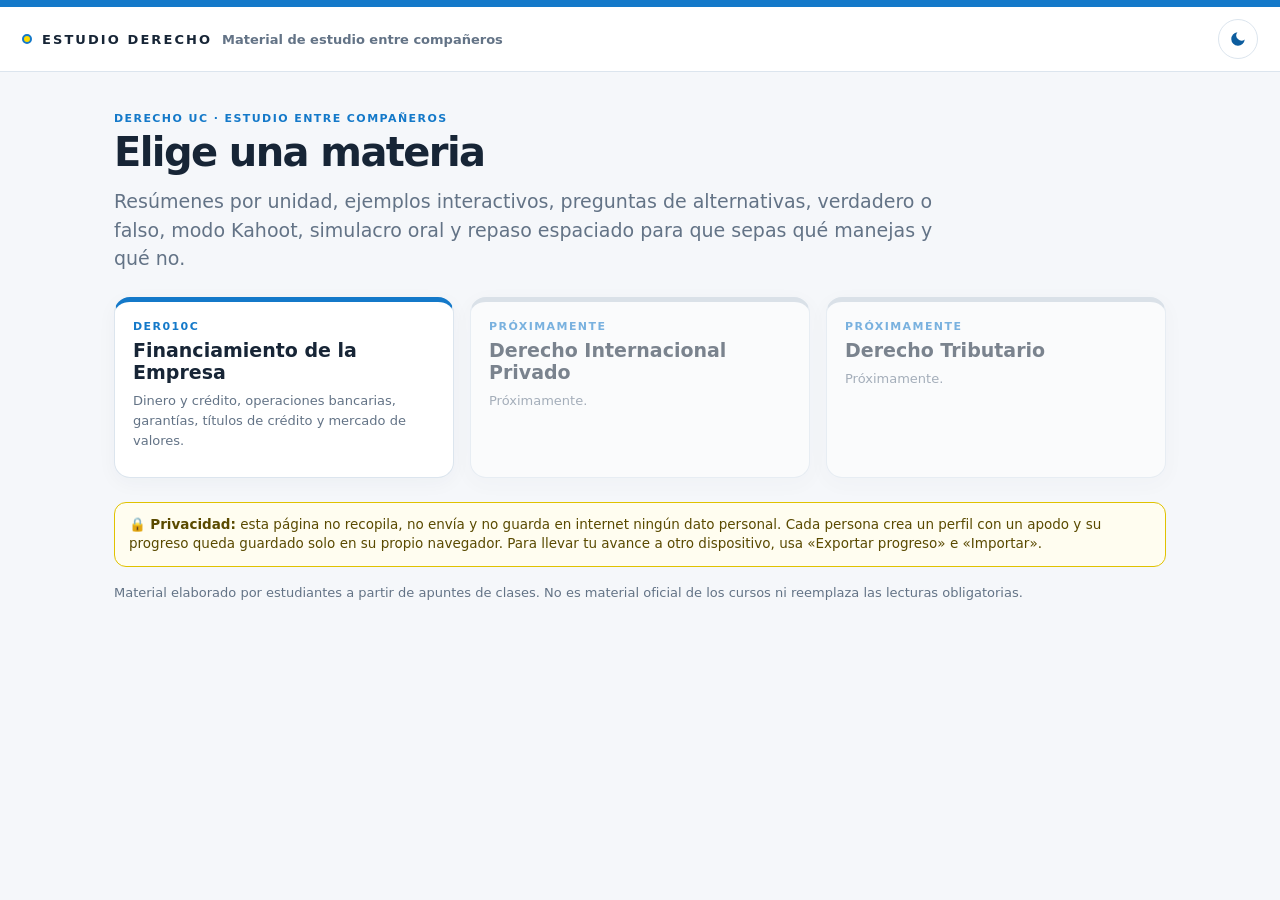
<file: index.html>
<!DOCTYPE html>
<html lang="es">
<head>
<meta charset="utf-8">
<meta name="viewport" content="width=device-width, initial-scale=1">
<title>Estudio Derecho</title>
<link rel="stylesheet" href="motor/estilos.css">
<script src="motor/tema.js"></script>
</head>
<body>
<header class="top">
  <div class="top-inner">
    <a class="marca" href="index.html"><i class="punto"></i><b>Estudio Derecho</b><span>Material de estudio entre compañeros</span></a>
    <div class="top-der">
      <button class="iconbtn tema-btn" id="btn-tema" aria-label="Cambiar a modo oscuro"></button>
    </div>
  </div>
</header>
<div class="portada">
  <div class="kicker">Derecho UC · estudio entre compañeros</div>
  <h1>Elige una materia</h1>
  <p class="lead">Resúmenes por unidad, ejemplos interactivos, preguntas de alternativas, verdadero o falso, modo Kahoot, simulacro oral y repaso espaciado para que sepas qué manejas y qué no.</p>
  <div class="grid" id="materias" style="margin:24px 0"></div>
  <div class="aviso-privacidad">🔒 <b>Privacidad:</b> esta página no recopila, no envía y no guarda en internet ningún dato personal. Cada persona crea un perfil con un apodo y su progreso queda guardado solo en su propio navegador. Para llevar tu avance a otro dispositivo, usa «Exportar progreso» e «Importar».</div>
  <p class="small" style="margin-top:16px">Material elaborado por estudiantes a partir de apuntes de clases. No es material oficial de los cursos ni reemplaza las lecturas obligatorias.</p>
</div>
<script src="materias/registro.js"></script>
<script>
  document.getElementById('materias').innerHTML = window.REGISTRO_MATERIAS.map(function (m) {
    return '<a class="card materia-card' + (m.activa ? '' : ' pronto') + '" href="materia.html?m=' + m.id + '" style="border-top:5px solid ' + (m.color || '#c4d0db') + '">' +
      '<div class="kicker">' + (m.sigla || (m.activa ? '' : 'Próximamente')) + '</div><h3 style="margin-top:0">' + m.nombre + '</h3><p class="small">' + m.descripcion + '</p></a>';
  }).join('');
</script>
</body>
</html>
</file>
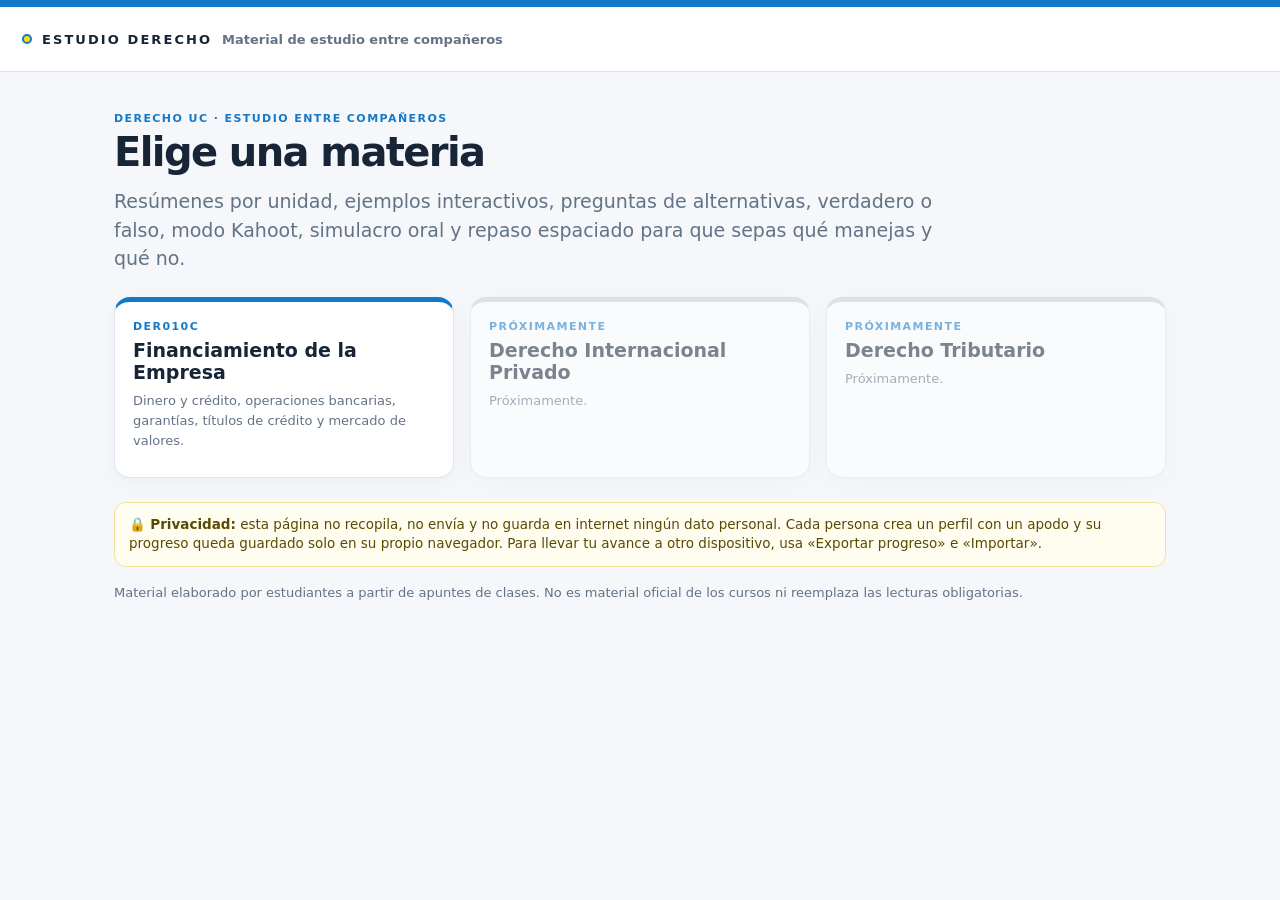
<file: estudio-derecho/estudio-derecho/index.html>
<!DOCTYPE html>
<html lang="es">
<head>
<meta charset="utf-8">
<meta name="viewport" content="width=device-width, initial-scale=1">
<title>Estudio Derecho</title>
<link rel="stylesheet" href="motor/estilos.css">
</head>
<body>
<header class="top">
  <div class="top-inner">
    <a class="marca" href="index.html"><i class="punto"></i><b>Estudio Derecho</b><span>Material de estudio entre compañeros</span></a>
  </div>
</header>
<div class="portada">
  <div class="kicker">Derecho UC · estudio entre compañeros</div>
  <h1>Elige una materia</h1>
  <p class="lead">Resúmenes por unidad, ejemplos interactivos, preguntas de alternativas, verdadero o falso, modo Kahoot, simulacro oral y repaso espaciado para que sepas qué manejas y qué no.</p>
  <div class="grid" id="materias" style="margin:24px 0"></div>
  <div class="aviso-privacidad">🔒 <b>Privacidad:</b> esta página no recopila, no envía y no guarda en internet ningún dato personal. Cada persona crea un perfil con un apodo y su progreso queda guardado solo en su propio navegador. Para llevar tu avance a otro dispositivo, usa «Exportar progreso» e «Importar».</div>
  <p class="small" style="margin-top:16px">Material elaborado por estudiantes a partir de apuntes de clases. No es material oficial de los cursos ni reemplaza las lecturas obligatorias.</p>
</div>
<script src="materias/registro.js"></script>
<script>
  document.getElementById('materias').innerHTML = window.REGISTRO_MATERIAS.map(function (m) {
    return '<a class="card materia-card' + (m.activa ? '' : ' pronto') + '" href="materia.html?m=' + m.id + '" style="border-top:5px solid ' + (m.color || '#c4d0db') + '">' +
      '<div class="kicker">' + (m.sigla || (m.activa ? '' : 'Próximamente')) + '</div><h3 style="margin-top:0">' + m.nombre + '</h3><p class="small">' + m.descripcion + '</p></a>';
  }).join('');
</script>
</body>
</html>
</file>
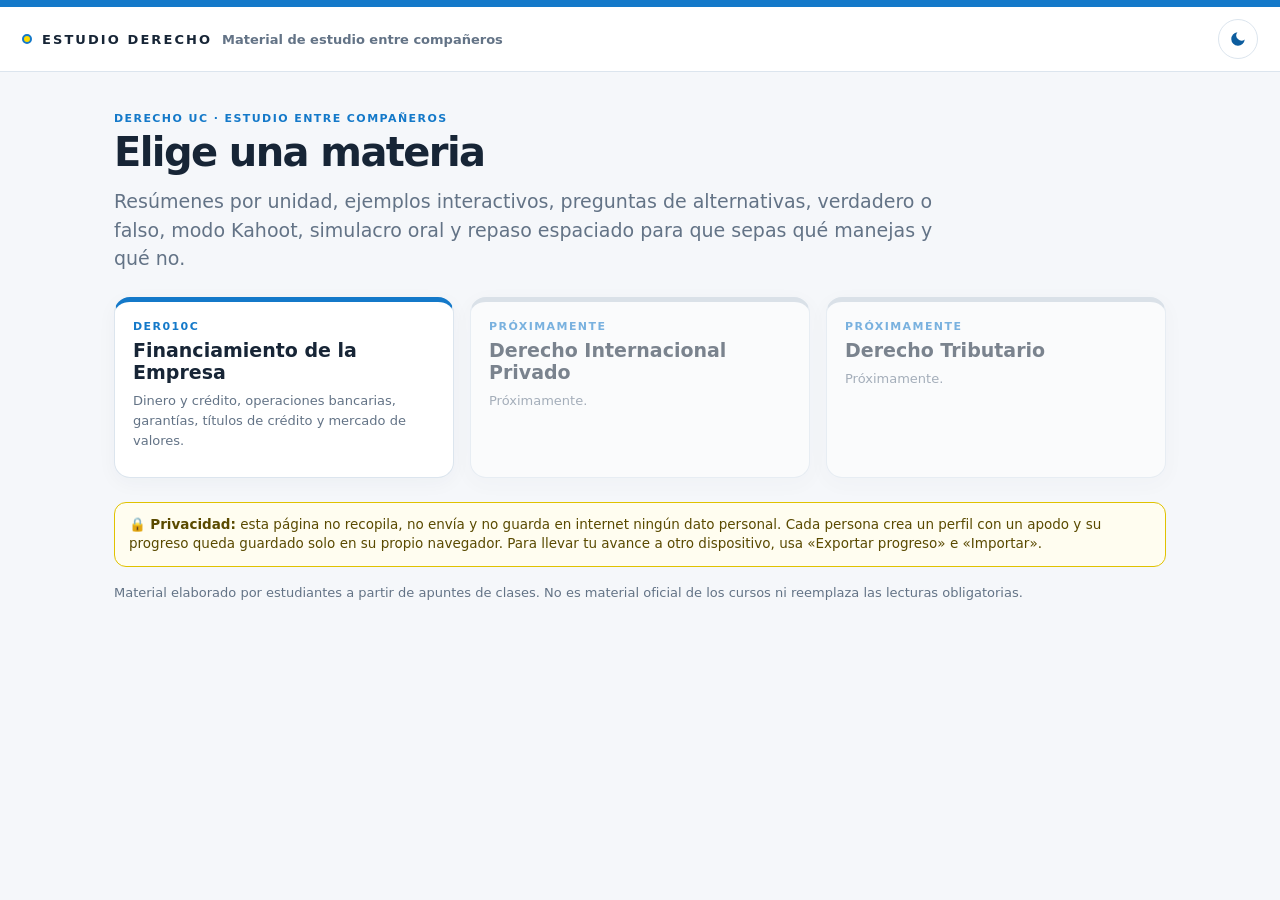
<file: materia.html>
<!DOCTYPE html>
<html lang="es">
<head>
<meta charset="utf-8">
<meta name="viewport" content="width=device-width, initial-scale=1">
<title>Estudio Derecho</title>
<link rel="stylesheet" href="motor/estilos.css">
<script src="motor/tema.js"></script>
</head>
<body>
<header class="top">
  <div class="top-inner">
    <div style="display:flex;align-items:center;gap:10px">
      <button class="iconbtn solo-movil" id="menu-movil" aria-label="Menú">☰</button>
      <a class="marca" href="index.html"><i class="punto"></i><b>Estudio Derecho</b><span id="nombre-materia"></span></a>
    </div>
    <div class="top-der">
      <button class="iconbtn tema-btn" id="btn-tema" aria-label="Cambiar a modo oscuro"></button>
      <button class="chip-perfil" id="chip-perfil" title="Cambiar perfil, exportar o importar progreso">Perfil</button>
    </div>
  </div>
</header>
<div class="app">
  <aside class="lateral" id="lateral"></aside>
  <div>
    <main id="vista"><p class="muted">Cargando…</p></main>
    <footer class="pie">🔒 Esta página no recopila ni envía datos personales: el progreso se guarda solo en tu navegador. Material de estudio elaborado por estudiantes a partir de apuntes de clases; no es material oficial del curso ni reemplaza las lecturas.</footer>
  </div>
</div>
<script src="materias/registro.js"></script>
<script src="motor/almacen.js"></script>
<script src="motor/srs.js"></script>
<script src="motor/app.js"></script>
<script src="motor/quiz.js"></script>
<script src="motor/chat.js"></script>
</body>
</html>
</file>
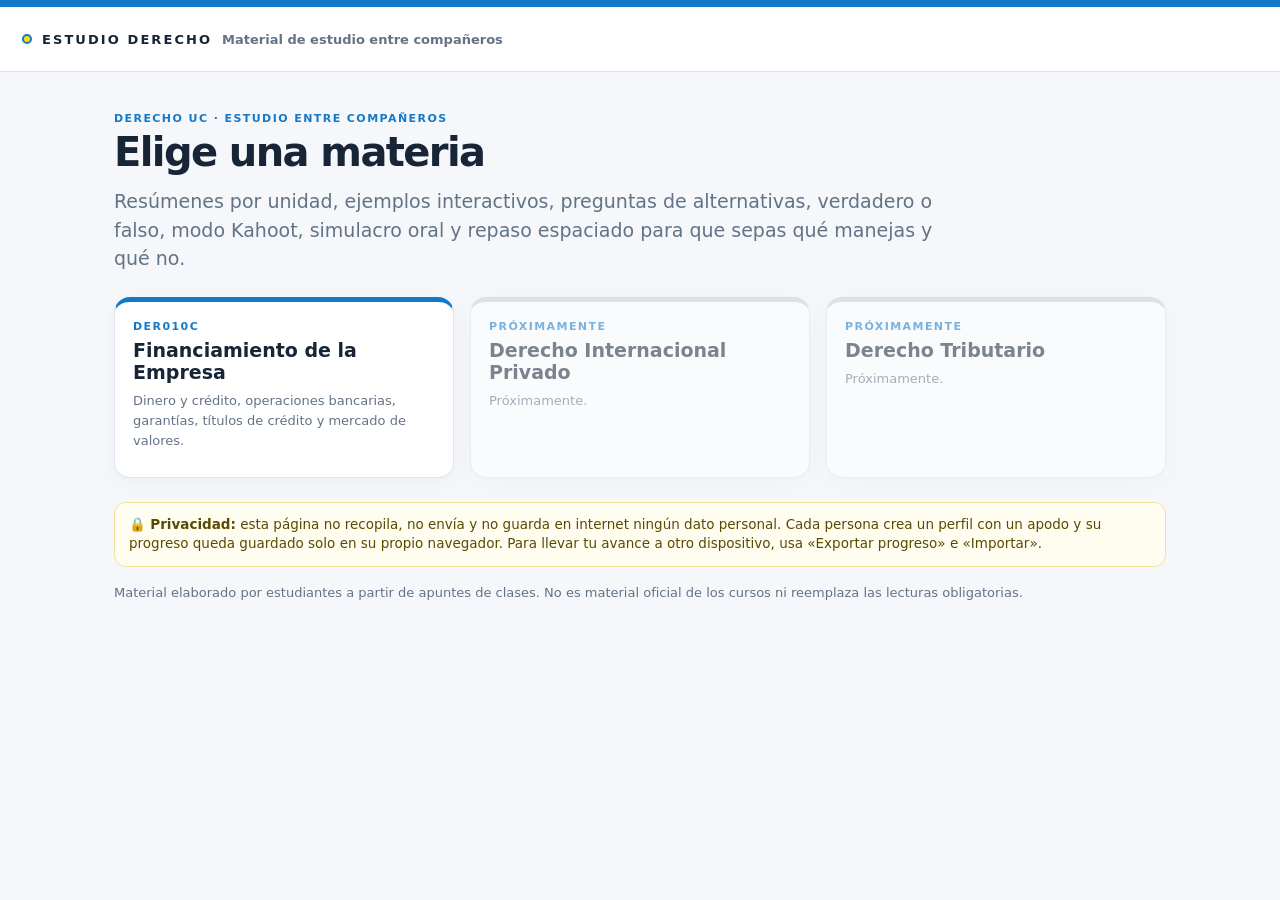
<file: estudio-derecho/estudio-derecho/materia.html>
<!DOCTYPE html>
<html lang="es">
<head>
<meta charset="utf-8">
<meta name="viewport" content="width=device-width, initial-scale=1">
<title>Estudio Derecho</title>
<link rel="stylesheet" href="motor/estilos.css">
</head>
<body>
<header class="top">
  <div class="top-inner">
    <div style="display:flex;align-items:center;gap:10px">
      <button class="iconbtn solo-movil" id="menu-movil" aria-label="Menú">☰</button>
      <a class="marca" href="index.html"><i class="punto"></i><b>Estudio Derecho</b><span id="nombre-materia"></span></a>
    </div>
    <div class="top-der">
      <button class="chip-perfil" id="chip-perfil" title="Cambiar perfil, exportar o importar progreso">Perfil</button>
    </div>
  </div>
</header>
<div class="app">
  <aside class="lateral" id="lateral"></aside>
  <div>
    <main id="vista"><p class="muted">Cargando…</p></main>
    <footer class="pie">🔒 Esta página no recopila ni envía datos personales: el progreso se guarda solo en tu navegador. Material de estudio elaborado por estudiantes a partir de apuntes de clases; no es material oficial del curso ni reemplaza las lecturas.</footer>
  </div>
</div>
<script src="materias/registro.js"></script>
<script src="motor/almacen.js"></script>
<script src="motor/srs.js"></script>
<script src="motor/app.js"></script>
<script src="motor/quiz.js"></script>
<script src="motor/chat.js"></script>
</body>
</html>
</file>
<file: motor/estilos.css>
/* =========================================================
   Estudio Derecho — estilos del motor (iguales para todas las materias)
   Paleta inspirada en el material del OPR "Fundamentos de la IA" (Derecho UC).
   Cada materia puede cambiar --acento en su materia.js (campo "color").
   ========================================================= */
:root{
  --uc:#1479c9; --ucdark:#0d5d9e; --yellow:#ffdd00; --ink:#172536; --muted:#637386;
  --bg:#f5f7fa; --card:#fff; --line:#dce5ee; --green:#20845c; --red:#b64747; --amber:#9a6714;
  --shadow:0 12px 35px rgba(13,63,100,.10); --soft:0 5px 20px rgba(20,55,80,.04);
  --acento:var(--uc);
  --k-rojo:#e21b3c; --k-azul:#1368ce; --k-amarillo:#d89e00; --k-verde:#26890c;
  /* superficies y tonos suaves: cambian en modo oscuro */
  --superficie:#f6fbff; --hover:#f7fbff; --azul-suave:#eaf4fb; --azul-sel:#edf7ff; --neutro-suave:#eef2f6;
  --verde-fondo:#f4fbf7; --verde-suave:#eaf7f0; --rojo-fondo:#fff7f7; --rojo-suave:#fdeeee;
  --amarillo-fondo:#fffdf0; --amarillo-suave:#fff6d9; --texto-amarillo:#5a4a00;
  --borde-hover:#9fc7e4; --borde-azul:#cfe4f4; --borde-verde:#bfe3cf; --borde-rojo:#efc7c7; --borde-amarillo:#e0c200;
  --pista:#e8eef4; --apagado:#9aa8b6; --texto-cita:#2b3d52;
  color-scheme:light;
}
/* Modo oscuro: lo activa el botón 🌙 (atributo data-theme en <html>, ver motor/tema.js) */
:root[data-theme="dark"]{
  --ucdark:#7cc0f5; --ink:#e3eaf2; --muted:#9aabbd; --bg:#0f1722; --card:#17212e; --line:#2a3848;
  --green:#4cc08d; --red:#e58a8a; --amber:#e0b050;
  --shadow:0 12px 35px rgba(0,0,0,.35); --soft:0 5px 20px rgba(0,0,0,.20);
  --superficie:#1a2532; --hover:#1d2a39; --azul-suave:#1b3045; --azul-sel:#1c3550; --neutro-suave:#243140;
  --verde-fondo:#15281f; --verde-suave:#183326; --rojo-fondo:#2c1b1e; --rojo-suave:#3a2024;
  --amarillo-fondo:#29240f; --amarillo-suave:#3a3112; --texto-amarillo:#ecd98a;
  --borde-hover:#3d6a8f; --borde-azul:#2e4a63; --borde-verde:#2f6b52; --borde-rojo:#7a3a3a; --borde-amarillo:#8a7520;
  --pista:#2a3848; --apagado:#5f6f80; --texto-cita:#c5d3e0;
  color-scheme:dark;
}
*{box-sizing:border-box}
html,body{margin:0;font-family:Inter,"Segoe UI",system-ui,Arial,sans-serif;color:var(--ink);background:var(--bg)}
body{min-height:100vh}
a{color:var(--ucdark)}
button{font-family:inherit;color:inherit}
h1{font-size:40px;line-height:1.05;letter-spacing:-.04em;margin:6px 0 14px}
h2{font-size:28px;line-height:1.12;letter-spacing:-.03em;margin:0 0 12px}
h3{font-size:19px;margin:18px 0 8px}
h4{font-size:16px;margin:14px 0 6px}
p,li{font-size:16.5px;line-height:1.55}
p{margin:8px 0}
.kicker{font-size:11px;letter-spacing:.13em;font-weight:900;color:var(--acento);text-transform:uppercase;margin-bottom:6px}
.lead{font-size:19px;line-height:1.5;color:var(--muted);max-width:860px}
.muted{color:var(--muted)} .small{font-size:13px;color:var(--muted)}
.oculto{display:none!important}

/* ---------- Cabecera ---------- */
header.top{
  position:sticky;top:0;z-index:40;background:var(--card);border-top:7px solid var(--acento);border-bottom:1px solid var(--line);
}
.top-inner{display:flex;align-items:center;justify-content:space-between;gap:14px;padding:10px 22px;min-height:64px}
.marca{display:flex;align-items:center;gap:10px;text-decoration:none;color:var(--ink)}
.marca .punto{width:10px;height:10px;background:var(--yellow);border:2px solid var(--acento);border-radius:50%}
.marca b{font-size:13px;letter-spacing:.16em;text-transform:uppercase;font-weight:900}
.marca span{font-size:13px;color:var(--muted);font-weight:700}
.top-der{display:flex;align-items:center;gap:8px;flex-wrap:wrap}
.btn{border:0;background:var(--acento);color:#fff;border-radius:9px;padding:10px 14px;font-weight:800;cursor:pointer;font-size:14px}
.btn.sec{background:var(--card);color:var(--acento);border:1px solid var(--acento)}
.btn.ghost{background:var(--azul-sel);color:var(--ucdark)}
.btn.peligro{background:var(--card);color:var(--red);border:1px solid var(--borde-rojo)}
.btn:disabled{opacity:.5;cursor:not-allowed}
.btn:hover:not(:disabled){filter:brightness(.97)}
.iconbtn{border:1px solid var(--line);background:var(--card);border-radius:9px;padding:8px 11px;cursor:pointer;color:var(--ink);font-weight:750;font-size:14px}
.iconbtn:hover{border-color:var(--borde-hover);background:var(--hover)}
.chip-perfil{display:flex;align-items:center;gap:8px;border:1px solid var(--line);border-radius:999px;padding:5px 12px 5px 5px;background:var(--card);color:var(--ink);cursor:pointer;font-weight:800;font-size:14px}
.tema-btn{width:40px;height:40px;padding:0;border-radius:50%;display:grid;place-items:center;color:var(--ucdark)}
.tema-btn svg{display:block}
.avatar{width:28px;height:28px;border-radius:50%;display:grid;place-items:center;color:#fff;font-weight:900;font-size:13px;background:var(--acento)}

/* ---------- Estructura ---------- */
.app{display:grid;grid-template-columns:290px minmax(0,1fr);min-height:calc(100vh - 72px)}
aside.lateral{background:var(--card);border-right:1px solid var(--line);padding:18px 14px 40px;position:sticky;top:72px;height:calc(100vh - 72px);overflow:auto}
main{padding:28px 36px 90px;max-width:1180px;width:100%}
.lat-titulo{font-size:11px;letter-spacing:.13em;font-weight:900;color:var(--muted);text-transform:uppercase;margin:16px 8px 8px}
.lat-link{display:block;text-decoration:none;color:var(--ink);padding:9px 10px;border-radius:10px;margin:2px 0;font-weight:700;font-size:14.5px}
.lat-link:hover{background:var(--hover)}
.lat-link.activo{background:var(--azul-suave);color:var(--ucdark)}
.lat-link .sub{display:block;font-size:12px;color:var(--muted);font-weight:600;margin-top:2px}
.lat-link.pronto{color:var(--apagado)}
.minibar{height:5px;background:var(--pista);border-radius:99px;margin-top:6px;overflow:hidden;display:flex}
.minibar i{display:block;height:100%}
.minibar .dom{background:var(--green)} .minibar .apr{background:#f2b632}

/* ---------- Tarjetas ---------- */
.grid{display:grid;grid-template-columns:repeat(3,1fr);gap:16px}
.grid.dos{grid-template-columns:1fr 1fr}.grid.cuatro{grid-template-columns:repeat(4,1fr)}
.card{background:var(--card);border:1px solid var(--line);border-radius:16px;padding:18px;box-shadow:var(--soft)}
.panel{background:var(--card);border:1px solid var(--line);border-radius:18px;padding:22px;box-shadow:var(--shadow)}
.callout{border-left:5px solid var(--acento);background:var(--superficie);padding:12px 16px;border-radius:9px;margin:14px 0}
.callout.yellow{border-color:var(--yellow);background:var(--amarillo-fondo)}.callout.red{border-color:var(--red);background:var(--rojo-fondo)}.callout.green{border-color:var(--green);background:var(--verde-fondo)}
.callout p:first-child{margin-top:0}.callout p:last-child{margin-bottom:0}
.norma{font-size:12px;font-weight:900;color:var(--ucdark);background:var(--azul-suave);border-radius:6px;padding:2px 7px;white-space:nowrap}
.cita{border-left:3px solid var(--borde-azul);padding:4px 0 4px 14px;margin:12px 0;color:var(--texto-cita);font-style:italic}
.cita .fuente{display:block;font-style:normal;font-size:12px;color:var(--muted);margin-top:4px;font-weight:700}
.tabla{width:100%;border-collapse:collapse;margin:12px 0;font-size:15px;background:var(--card);border-radius:12px;overflow:hidden}
.tabla th{background:var(--azul-suave);color:var(--ucdark);text-align:left;padding:10px 12px;font-size:13px;letter-spacing:.02em}
.tabla td{border-top:1px solid var(--line);padding:10px 12px;vertical-align:top;line-height:1.45}
.etiqueta{display:inline-block;font-size:11px;font-weight:900;letter-spacing:.06em;text-transform:uppercase;border-radius:6px;padding:3px 8px;background:var(--neutro-suave);color:var(--muted)}
.etiqueta.verde{background:var(--verde-suave);color:var(--green)}.etiqueta.roja{background:var(--rojo-suave);color:var(--red)}.etiqueta.amarilla{background:var(--amarillo-suave);color:var(--amber)}.etiqueta.azul{background:var(--azul-suave);color:var(--ucdark)}

/* ---------- Progreso ---------- */
.barra{height:12px;background:var(--pista);border-radius:99px;overflow:hidden;display:flex}
.barra i{display:block;height:100%;transition:width .3s}
.barra .dom{background:var(--green)}.barra .apr{background:#f2b632}.barra .fal{background:#e7a3a3}
.leyenda{display:flex;gap:14px;flex-wrap:wrap;font-size:12.5px;color:var(--muted);margin-top:8px}
.leyenda span::before{content:"";display:inline-block;width:10px;height:10px;border-radius:3px;margin-right:5px;vertical-align:-1px;background:var(--c)}
.big{font-size:36px;font-weight:900;letter-spacing:-.03em;color:var(--acento)}

/* ---------- Pestañas de unidad ---------- */
.tabs{display:flex;gap:6px;flex-wrap:wrap;margin:18px 0 22px;border-bottom:1px solid var(--line)}
.tab{border:0;background:none;padding:11px 14px;font-weight:800;color:var(--muted);cursor:pointer;border-bottom:3px solid transparent;font-size:14.5px;text-decoration:none}
.tab.activo{color:var(--ucdark);border-bottom-color:var(--acento)}
.indice{display:flex;gap:6px;flex-wrap:wrap;margin:0 0 18px}
.indice a{font-size:13px;font-weight:750;text-decoration:none;border:1px solid var(--line);background:var(--card);border-radius:99px;padding:6px 11px;color:var(--ink)}
.indice a.leida{border-color:var(--borde-verde);background:var(--verde-fondo);color:var(--green)}
section.seccion{background:var(--card);border:1px solid var(--line);border-radius:18px;padding:22px 26px;margin:0 0 18px;box-shadow:var(--soft);scroll-margin-top:90px}
section.seccion > h2{display:flex;justify-content:space-between;gap:10px;align-items:flex-start}
.marcar-leida{flex:0 0 auto;font-size:12.5px;border:1px solid var(--line);background:var(--card);border-radius:99px;padding:6px 11px;cursor:pointer;font-weight:800;color:var(--muted)}
/* ---------- Diapositivas de contenido ---------- */
.diapo-barra{display:flex;justify-content:space-between;align-items:flex-start;gap:10px 14px;flex-wrap:wrap;margin:0 0 16px}
.diapo-barra .indice{margin:0;flex:1 1 420px}
.diapo-acciones{display:flex;align-items:center;gap:10px;flex:0 0 auto}
.indice-grupo{flex:0 0 100%;font-size:11px;letter-spacing:.12em;font-weight:900;color:var(--muted);text-transform:uppercase;margin:6px 0 0}
.indice-grupo:first-child{margin-top:0}
.grupo-seccion{margin-bottom:4px}
.indice a.actual{border-color:var(--acento);background:var(--azul-sel);color:var(--ucdark);box-shadow:0 0 0 2px var(--azul-suave)}
.carrusel{position:relative;display:grid;grid-template-columns:64px minmax(0,1fr) 64px;overflow:hidden;overflow:clip;padding:4px 0 8px}
.carrusel > section.diapo{margin:0;position:relative;z-index:1}
.diapo-lado{position:relative;z-index:2;padding-top:140px}
.flecha{position:sticky;top:calc(50vh - 24px);display:grid;place-items:center;width:46px;height:46px;margin:0 auto;border-radius:50%;
  background:var(--card);border:1px solid var(--line);box-shadow:var(--shadow);color:var(--ucdark);font-size:30px;line-height:1;text-decoration:none;font-weight:700}
.flecha:hover{border-color:var(--borde-hover);background:var(--hover)}
.subindice{display:flex;flex-wrap:wrap;gap:6px;margin:-2px 0 14px}
.subindice a{font-size:12.5px;font-weight:750;text-decoration:none;color:var(--ucdark);background:var(--azul-suave);border-radius:7px;padding:4px 9px}
[data-sub]{scroll-margin-top:90px}
.diapo-nav{display:flex;justify-content:space-between;gap:10px;flex-wrap:wrap;margin-top:22px;padding-top:16px;border-top:1px solid var(--line)}
.diapo-nav a,.diapo-fin a{text-decoration:none;max-width:100%;overflow-wrap:anywhere}
.diapo-fin{display:flex;gap:8px;flex-wrap:wrap;margin-left:auto}
.comprueba{margin-top:22px;border:1px solid var(--borde-azul);background:var(--superficie);border-radius:14px;padding:16px 18px;scroll-margin-top:90px}
.comprueba .pregunta,.comprueba .panel{box-shadow:none}
.comprueba a.btn{text-decoration:none}
.comprueba-grupos{display:grid;gap:6px;margin:6px 0 4px}
.comprueba-grupo{display:flex;justify-content:space-between;align-items:center;gap:10px;flex-wrap:wrap;background:var(--card);border:1px solid var(--line);border-radius:10px;padding:8px 10px}
.comprueba-grupo .btn{padding:7px 11px;font-size:13px}
section.diapo{scroll-margin-top:90px}
.diapo.entra-der{animation:entraDer .28s ease}
.diapo.entra-izq{animation:entraIzq .28s ease}
@keyframes entraDer{from{transform:translateX(28px);opacity:.4}}
@keyframes entraIzq{from{transform:translateX(-28px);opacity:.4}}
@media (prefers-reduced-motion:reduce){.diapo.entra-der,.diapo.entra-izq{animation:none}}
.marcar-leida.si{border-color:var(--borde-verde);background:var(--verde-suave);color:var(--green)}

/* ---------- Diagramas ---------- */
.flow{display:flex;align-items:center;justify-content:center;flex-wrap:wrap;gap:8px;margin:16px 0}
.node{padding:12px 14px;border:2px solid var(--acento);background:var(--card);border-radius:12px;min-width:120px;text-align:center;font-weight:800;font-size:14.5px}
.node small{display:block;color:var(--muted);font-weight:600;margin-top:3px;font-size:12px}
.node.hot{background:var(--azul-suave);box-shadow:0 0 0 4px rgba(20,121,201,.10)}
.node.y{border-color:var(--borde-amarillo);background:var(--amarillo-fondo)}
.arrow{font-size:22px;color:var(--muted)}
figure.diagrama{margin:16px 0;background:var(--superficie);border:1px solid var(--line);border-radius:14px;padding:14px}
figure.diagrama svg{width:100%;height:auto;display:block}
/* Diagramas en modo oscuro: las unidades escriben los colores en el SVG (fill/stroke);
   aquí se traducen a la paleta oscura sin tocar el contenido. */
:root[data-theme="dark"] figure.diagrama svg [fill="#fff"],:root[data-theme="dark"] figure.diagrama svg [fill="#ffffff"]{fill:var(--card)}
:root[data-theme="dark"] figure.diagrama svg [fill="#172536"],:root[data-theme="dark"] figure.diagrama svg text:not([fill]){fill:var(--ink)}
:root[data-theme="dark"] figure.diagrama svg [fill="#637386"]{fill:var(--muted)}
:root[data-theme="dark"] figure.diagrama svg [stroke="#637386"],:root[data-theme="dark"] figure.diagrama svg [stroke="#b9c7d4"]{stroke:var(--muted)}
:root[data-theme="dark"] figure.diagrama svg [fill="#0d5d9e"]{fill:var(--ucdark)}
:root[data-theme="dark"] figure.diagrama svg [fill="#eaf4fb"]{fill:var(--azul-suave)}
:root[data-theme="dark"] figure.diagrama svg [fill="#eaf7f0"]{fill:var(--verde-suave)}
:root[data-theme="dark"] figure.diagrama svg [fill="#fff7f7"]{fill:var(--rojo-fondo)}
:root[data-theme="dark"] figure.diagrama svg [fill="#fffdf0"],:root[data-theme="dark"] figure.diagrama svg [fill="#fff8cc"]{fill:var(--amarillo-suave)}
figure.diagrama figcaption{font-size:13px;color:var(--muted);margin-top:8px;text-align:center}

/* ---------- Interactivos ---------- */
.interactivo{background:var(--card);border:1px solid var(--line);border-radius:18px;padding:22px;margin:0 0 20px;box-shadow:var(--shadow)}
.interactivo .fila{display:flex;gap:14px;flex-wrap:wrap;align-items:flex-end;margin:10px 0}
.campo{display:flex;flex-direction:column;gap:5px;min-width:150px}
.campo label{font-size:12.5px;font-weight:800;color:var(--muted)}
.campo input,.campo select{border:1px solid var(--line);border-radius:9px;padding:9px 10px;font-size:15px;font-family:inherit;background:var(--card)}
.campo input[type=range]{padding:0}
.resultado{background:var(--superficie);border:1px solid var(--borde-azul);border-radius:12px;padding:14px 16px;margin-top:12px}
.resultado.ok{background:var(--verde-fondo);border-color:var(--borde-verde)}.resultado.mal{background:var(--rojo-fondo);border-color:var(--borde-rojo)}
.opciones-chip{display:flex;gap:8px;flex-wrap:wrap;margin:10px 0}
.opciones-chip button{border:1px solid var(--line);background:var(--card);border-radius:9px;padding:8px 12px;font-weight:750;cursor:pointer;font-size:14px}
.opciones-chip button.activo{border-color:var(--acento);color:var(--ucdark);background:var(--azul-sel)}
.check{display:flex;gap:10px;align-items:flex-start;margin:8px 0;cursor:pointer}
.check input{margin-top:4px;width:17px;height:17px}

/* ---------- Práctica ---------- */
.modos{display:grid;grid-template-columns:repeat(5,1fr);gap:12px;margin:8px 0 20px}
.modo{background:var(--card);border:1px solid var(--line);border-radius:16px;padding:16px;cursor:pointer;text-align:left;box-shadow:var(--soft)}
.modo:hover{border-color:var(--borde-hover);background:var(--hover)}
.modo b{display:block;font-size:16px;margin-bottom:4px}
.modo span{font-size:13px;color:var(--muted);line-height:1.4;display:block}
.modo .ico{font-size:22px;margin-bottom:6px;display:block}
.pregunta{background:var(--card);border:1px solid var(--line);border-radius:18px;padding:24px;box-shadow:var(--shadow);max-width:860px}
.pregunta .enunciado{font-size:20px;font-weight:800;line-height:1.35;margin:6px 0 16px}
.alternativas{display:grid;gap:10px}
.alt{border:1.5px solid var(--line);background:var(--card);border-radius:12px;padding:13px 15px;text-align:left;font-size:16px;cursor:pointer;line-height:1.4}
.alt:hover:not(:disabled){border-color:var(--borde-hover);background:var(--hover)}
.alt.correcta{border-color:var(--green);background:var(--verde-suave)}
.alt.incorrecta{border-color:var(--red);background:var(--rojo-suave)}
.alt:disabled{cursor:default}
.explicacion{margin-top:16px;border-radius:12px;padding:14px 16px;background:var(--superficie);border:1px solid var(--borde-azul)}
.explicacion.ok{background:var(--verde-fondo);border-color:var(--borde-verde)}.explicacion.mal{background:var(--rojo-fondo);border-color:var(--borde-rojo)}
.sesion-top{display:flex;justify-content:space-between;align-items:center;gap:10px;max-width:860px;margin-bottom:12px}
.relacionar{display:grid;grid-template-columns:1fr 1fr;gap:10px}
.relacionar .col{display:grid;gap:8px;align-content:start}
.rel{border:1.5px solid var(--line);background:var(--card);border-radius:10px;padding:10px 12px;cursor:pointer;font-size:14.5px;text-align:left;line-height:1.35}
.rel.sel{border-color:var(--acento);background:var(--azul-sel)}
.rel.hecho{border-color:var(--green);background:var(--verde-suave);cursor:default}
.rel.error{animation:sacude .3s;border-color:var(--red)}
@keyframes sacude{25%{transform:translateX(-4px)}75%{transform:translateX(4px)}}
.autoeval{display:flex;gap:8px;flex-wrap:wrap;margin-top:14px}

/* ---------- Modo Kahoot ---------- */
.kahoot{background:#2b1260;border-radius:20px;padding:22px;color:#fff;max-width:960px}
.kahoot .k-top{display:flex;justify-content:space-between;align-items:center;font-weight:900;gap:10px}
.kahoot .k-preg{background:#fff;color:#1b1b1b;border-radius:10px;padding:18px;font-size:22px;font-weight:850;text-align:center;margin:16px 0;line-height:1.3}
.kahoot .k-grid{display:grid;grid-template-columns:1fr 1fr;gap:12px}
.kahoot .k-alt{border:0;border-radius:10px;color:#fff;font-weight:850;font-size:17px;padding:20px 16px;text-align:left;cursor:pointer;display:flex;gap:12px;align-items:center;min-height:80px;line-height:1.3}
.kahoot .k-alt:disabled{cursor:default}
.kahoot .k-alt.apagada{opacity:.35}
.kahoot .k-forma{font-size:24px;flex:0 0 auto}
.k0{background:var(--k-rojo)}.k1{background:var(--k-azul)}.k2{background:var(--k-amarillo)}.k3{background:var(--k-verde)}
.k-tiempo{height:8px;background:rgba(255,255,255,.2);border-radius:99px;overflow:hidden;margin-top:10px}
.k-tiempo i{display:block;height:100%;background:var(--yellow);transition:width .1s linear}
.k-fb{margin-top:14px;padding:14px;border-radius:12px;font-weight:800}
.k-fb.ok{background:#26890c}.k-fb.mal{background:#c0392b}
.racha{background:var(--yellow);color:#2b1260;border-radius:99px;padding:3px 10px;font-size:13px}

/* ---------- Modo oral ---------- */
.oral-reloj{font-size:44px;font-weight:900;letter-spacing:-.02em;color:var(--acento);font-variant-numeric:tabular-nums}
.puntos-clave li{margin:6px 0}

/* ---------- Chat ---------- */
.chat-burbuja{position:fixed;right:22px;bottom:22px;z-index:60;width:60px;height:60px;border-radius:50%;border:0;background:var(--acento);color:#fff;font-size:26px;cursor:pointer;box-shadow:var(--shadow)}
.chat-panel{position:fixed;right:22px;bottom:94px;z-index:61;width:min(430px,calc(100vw - 30px));height:min(600px,calc(100vh - 140px));background:var(--card);border:1px solid var(--line);border-radius:18px;box-shadow:0 18px 50px rgba(13,63,100,.22);display:flex;flex-direction:column;overflow:hidden}
.chat-cab{padding:14px 16px;border-bottom:1px solid var(--line);display:flex;justify-content:space-between;align-items:center;border-top:5px solid var(--acento)}
.chat-cab b{font-size:15px}.chat-cab small{display:block;color:var(--muted);font-size:12px;font-weight:600}
.chat-msgs{flex:1;overflow:auto;padding:14px;display:flex;flex-direction:column;gap:10px;background:var(--superficie)}
.msg{max-width:92%;border-radius:14px;padding:10px 13px;font-size:14.5px;line-height:1.45}
.msg.yo{align-self:flex-end;background:var(--acento);color:#fff;border-bottom-right-radius:4px}
.msg.bot{align-self:flex-start;background:var(--card);border:1px solid var(--line);border-bottom-left-radius:4px}
.msg.bot .frag{border-left:3px solid var(--borde-azul);padding-left:10px;margin:8px 0}
.msg.bot .frag a{font-size:12px;font-weight:800;text-decoration:none}
.chat-form{display:flex;gap:8px;padding:12px;border-top:1px solid var(--line)}
.chat-form input{flex:1;border:1px solid var(--line);border-radius:10px;padding:10px 12px;font-size:15px;font-family:inherit}
.sugerencias{display:flex;gap:6px;flex-wrap:wrap}
.sugerencias button{border:1px solid var(--line);background:var(--card);border-radius:99px;padding:5px 10px;font-size:12.5px;cursor:pointer;font-weight:700}

/* ---------- Modal / avisos ---------- */
.velo{position:fixed;inset:0;background:rgba(15,30,45,.45);z-index:90;display:grid;place-items:center;padding:16px}
.modal{background:var(--card);border-radius:18px;padding:24px;max-width:520px;width:100%;box-shadow:var(--shadow);max-height:90vh;overflow:auto}
.modal h2{margin-top:0}
.lista-perfiles{display:grid;gap:8px;margin:14px 0}
.perfil-item{display:flex;align-items:center;gap:10px;border:1px solid var(--line);border-radius:12px;padding:10px 12px;cursor:pointer;background:var(--card);text-align:left;font-size:15px;font-weight:800;width:100%}
.perfil-item:hover{border-color:var(--borde-hover);background:var(--hover)}
.perfil-item.activo{border-color:var(--acento);background:var(--azul-sel)}
.aviso-privacidad{background:var(--amarillo-fondo);border:1px solid var(--borde-amarillo);border-radius:12px;padding:12px 14px;font-size:13.5px;line-height:1.45;color:var(--texto-amarillo)}
.toast{position:fixed;left:50%;bottom:26px;transform:translateX(-50%);background:var(--ink);color:var(--bg);padding:11px 16px;border-radius:10px;z-index:95;font-weight:700;font-size:14px}
footer.pie{border-top:1px solid var(--line);padding:16px 22px;font-size:12.5px;color:var(--muted);background:var(--card)}

/* ---------- Portada ---------- */
.portada{max-width:1100px;margin:0 auto;padding:40px 24px 80px}
.materia-card{display:block;text-decoration:none;color:var(--ink)}
.materia-card:hover{border-color:var(--borde-hover)}
.materia-card.pronto{opacity:.55;pointer-events:none}

/* ---------- Responsive ---------- */
.solo-movil{display:none}
@media(max-width:960px){
  .app{grid-template-columns:minmax(0,1fr)}
  aside.lateral{position:fixed;left:0;top:0;bottom:0;height:100vh;width:290px;z-index:80;transform:translateX(-100%);transition:transform .2s;box-shadow:var(--shadow)}
  aside.lateral.abierto{transform:none}
  main{padding:20px 16px 100px}
  .grid,.grid.dos,.grid.cuatro,.modos{grid-template-columns:1fr 1fr}
  .modos{grid-template-columns:1fr 1fr 1fr}
  .solo-movil{display:inline-block}
  h1{font-size:32px}
  .marca span{display:none}
}
@media(max-width:600px){
  .grid,.grid.dos,.grid.cuatro,.modos,.relacionar,.kahoot .k-grid{grid-template-columns:minmax(0,1fr)}
  .tabla{display:block;overflow-x:auto;font-size:14px}
  .flow{flex-wrap:wrap}
  section.seccion{padding:18px 16px}
  .carrusel{grid-template-columns:minmax(0,1fr)}
  .diapo-lado{display:none}
  .diapo-nav{flex-direction:column}
  .diapo-nav a{text-align:center}
  .diapo-fin{margin-left:0;flex-direction:column}
  .comprueba{padding:14px 12px}
  section.seccion h2{flex-wrap:wrap}
  section.seccion h2 span{min-width:0;overflow-wrap:anywhere}
  .top-inner{padding:8px 12px;gap:8px}
  .top-der{flex-wrap:nowrap;gap:6px}
  .marca b{font-size:12px;letter-spacing:.1em}
  .tema-btn{width:36px;height:36px}
}

/* Casos: datos al inicio del caso, desplegables al final y aviso «Caso relacionado» en las unidades (ver app.js) */
.ficha-caso{border:1px solid var(--line);border-left:4px solid var(--acento);background:var(--superficie);border-radius:12px;padding:12px 16px;margin:4px 0 18px}
.ficha-datos{display:grid;grid-template-columns:repeat(auto-fit,minmax(150px,1fr));gap:10px 22px;margin:0}
.ficha-datos div{min-width:0}
.ficha-datos dt{font-size:11px;letter-spacing:.1em;font-weight:900;color:var(--muted);text-transform:uppercase}
.ficha-datos dd{margin:2px 0 0;font-weight:750;line-height:1.35;overflow-wrap:anywhere}
.ficha-pie{margin:22px 0 6px;border-top:1px solid var(--line);padding-top:10px}
.ficha-desplegable{border:1px solid var(--line);border-radius:10px;margin:8px 0;background:var(--superficie)}
.ficha-desplegable summary{cursor:pointer;padding:9px 14px;font-weight:750;font-size:14px;color:var(--muted);list-style-position:inside}
.ficha-desplegable summary:hover{color:var(--ink)}
.ficha-desplegable[open] summary{color:var(--ink);border-bottom:1px solid var(--line)}
.ficha-desplegable ul{margin:8px 0 10px;padding:0 14px 0 34px}
.ficha-desplegable li{margin:4px 0;line-height:1.45;overflow-wrap:anywhere}
.lat-sep{height:1px;background:var(--line);margin:10px 8px 6px}
.callout.caso-relacionado{border-color:var(--ucdark);background:var(--azul-suave)}
</file>
<file: estudio-derecho/estudio-derecho/motor/estilos.css>
/* =========================================================
   Estudio Derecho — estilos del motor (iguales para todas las materias)
   Paleta inspirada en el material del OPR "Fundamentos de la IA" (Derecho UC).
   Cada materia puede cambiar --acento en su materia.js (campo "color").
   ========================================================= */
:root{
  --uc:#1479c9; --ucdark:#0d5d9e; --yellow:#ffdd00; --ink:#172536; --muted:#637386;
  --bg:#f5f7fa; --card:#fff; --line:#dce5ee; --green:#20845c; --red:#b64747; --amber:#9a6714;
  --shadow:0 12px 35px rgba(13,63,100,.10); --soft:0 5px 20px rgba(20,55,80,.04);
  --acento:var(--uc);
  --k-rojo:#e21b3c; --k-azul:#1368ce; --k-amarillo:#d89e00; --k-verde:#26890c;
}
*{box-sizing:border-box}
html,body{margin:0;font-family:Inter,"Segoe UI",system-ui,Arial,sans-serif;color:var(--ink);background:var(--bg)}
body{min-height:100vh}
a{color:var(--ucdark)}
button{font-family:inherit}
h1{font-size:40px;line-height:1.05;letter-spacing:-.04em;margin:6px 0 14px}
h2{font-size:28px;line-height:1.12;letter-spacing:-.03em;margin:0 0 12px}
h3{font-size:19px;margin:18px 0 8px}
h4{font-size:16px;margin:14px 0 6px}
p,li{font-size:16.5px;line-height:1.55}
p{margin:8px 0}
.kicker{font-size:11px;letter-spacing:.13em;font-weight:900;color:var(--acento);text-transform:uppercase;margin-bottom:6px}
.lead{font-size:19px;line-height:1.5;color:var(--muted);max-width:860px}
.muted{color:var(--muted)} .small{font-size:13px;color:var(--muted)}
.oculto{display:none!important}

/* ---------- Cabecera ---------- */
header.top{
  position:sticky;top:0;z-index:40;background:#fff;border-top:7px solid var(--acento);border-bottom:1px solid var(--line);
}
.top-inner{display:flex;align-items:center;justify-content:space-between;gap:14px;padding:10px 22px;min-height:64px}
.marca{display:flex;align-items:center;gap:10px;text-decoration:none;color:var(--ink)}
.marca .punto{width:10px;height:10px;background:var(--yellow);border:2px solid var(--acento);border-radius:50%}
.marca b{font-size:13px;letter-spacing:.16em;text-transform:uppercase;font-weight:900}
.marca span{font-size:13px;color:var(--muted);font-weight:700}
.top-der{display:flex;align-items:center;gap:8px;flex-wrap:wrap}
.btn{border:0;background:var(--acento);color:#fff;border-radius:9px;padding:10px 14px;font-weight:800;cursor:pointer;font-size:14px}
.btn.sec{background:#fff;color:var(--acento);border:1px solid var(--acento)}
.btn.ghost{background:#edf5fb;color:var(--ucdark)}
.btn.peligro{background:#fff;color:var(--red);border:1px solid #e3b9b9}
.btn:disabled{opacity:.5;cursor:not-allowed}
.btn:hover:not(:disabled){filter:brightness(.97)}
.iconbtn{border:1px solid var(--line);background:#fff;border-radius:9px;padding:8px 11px;cursor:pointer;color:var(--ink);font-weight:750;font-size:14px}
.iconbtn:hover{border-color:#9fc7e4;background:#f7fbff}
.chip-perfil{display:flex;align-items:center;gap:8px;border:1px solid var(--line);border-radius:999px;padding:5px 12px 5px 5px;background:#fff;cursor:pointer;font-weight:800;font-size:14px}
.avatar{width:28px;height:28px;border-radius:50%;display:grid;place-items:center;color:#fff;font-weight:900;font-size:13px;background:var(--acento)}

/* ---------- Estructura ---------- */
.app{display:grid;grid-template-columns:290px 1fr;min-height:calc(100vh - 72px)}
aside.lateral{background:#fff;border-right:1px solid var(--line);padding:18px 14px 40px;position:sticky;top:72px;height:calc(100vh - 72px);overflow:auto}
main{padding:28px 36px 90px;max-width:1180px;width:100%}
.lat-titulo{font-size:11px;letter-spacing:.13em;font-weight:900;color:var(--muted);text-transform:uppercase;margin:16px 8px 8px}
.lat-link{display:block;text-decoration:none;color:var(--ink);padding:9px 10px;border-radius:10px;margin:2px 0;font-weight:700;font-size:14.5px}
.lat-link:hover{background:#f3f8fc}
.lat-link.activo{background:#eaf4fb;color:var(--ucdark)}
.lat-link .sub{display:block;font-size:12px;color:var(--muted);font-weight:600;margin-top:2px}
.lat-link.pronto{color:#9aa8b6}
.minibar{height:5px;background:#e8eef4;border-radius:99px;margin-top:6px;overflow:hidden;display:flex}
.minibar i{display:block;height:100%}
.minibar .dom{background:var(--green)} .minibar .apr{background:#f2b632}

/* ---------- Tarjetas ---------- */
.grid{display:grid;grid-template-columns:repeat(3,1fr);gap:16px}
.grid.dos{grid-template-columns:1fr 1fr}.grid.cuatro{grid-template-columns:repeat(4,1fr)}
.card{background:#fff;border:1px solid var(--line);border-radius:16px;padding:18px;box-shadow:var(--soft)}
.panel{background:#fff;border:1px solid var(--line);border-radius:18px;padding:22px;box-shadow:var(--shadow)}
.callout{border-left:5px solid var(--acento);background:#f6fbff;padding:12px 16px;border-radius:9px;margin:14px 0}
.callout.yellow{border-color:var(--yellow);background:#fffdf0}.callout.red{border-color:var(--red);background:#fff7f7}.callout.green{border-color:var(--green);background:#f4fbf7}
.callout p:first-child{margin-top:0}.callout p:last-child{margin-bottom:0}
.norma{font-size:12px;font-weight:900;color:var(--ucdark);background:#eaf4fb;border-radius:6px;padding:2px 7px;white-space:nowrap}
.cita{border-left:3px solid #b9d9ee;padding:4px 0 4px 14px;margin:12px 0;color:#2b3d52;font-style:italic}
.cita .fuente{display:block;font-style:normal;font-size:12px;color:var(--muted);margin-top:4px;font-weight:700}
.tabla{width:100%;border-collapse:collapse;margin:12px 0;font-size:15px;background:#fff;border-radius:12px;overflow:hidden}
.tabla th{background:#eaf4fb;color:var(--ucdark);text-align:left;padding:10px 12px;font-size:13px;letter-spacing:.02em}
.tabla td{border-top:1px solid var(--line);padding:10px 12px;vertical-align:top;line-height:1.45}
.etiqueta{display:inline-block;font-size:11px;font-weight:900;letter-spacing:.06em;text-transform:uppercase;border-radius:6px;padding:3px 8px;background:#eef2f6;color:var(--muted)}
.etiqueta.verde{background:#eaf7f0;color:var(--green)}.etiqueta.roja{background:#fdeeee;color:var(--red)}.etiqueta.amarilla{background:#fff6d9;color:var(--amber)}.etiqueta.azul{background:#eaf4fb;color:var(--ucdark)}

/* ---------- Progreso ---------- */
.barra{height:12px;background:#e8eef4;border-radius:99px;overflow:hidden;display:flex}
.barra i{display:block;height:100%;transition:width .3s}
.barra .dom{background:var(--green)}.barra .apr{background:#f2b632}.barra .fal{background:#e7a3a3}
.leyenda{display:flex;gap:14px;flex-wrap:wrap;font-size:12.5px;color:var(--muted);margin-top:8px}
.leyenda span::before{content:"";display:inline-block;width:10px;height:10px;border-radius:3px;margin-right:5px;vertical-align:-1px;background:var(--c)}
.big{font-size:36px;font-weight:900;letter-spacing:-.03em;color:var(--acento)}

/* ---------- Pestañas de unidad ---------- */
.tabs{display:flex;gap:6px;flex-wrap:wrap;margin:18px 0 22px;border-bottom:1px solid var(--line)}
.tab{border:0;background:none;padding:11px 14px;font-weight:800;color:var(--muted);cursor:pointer;border-bottom:3px solid transparent;font-size:14.5px;text-decoration:none}
.tab.activo{color:var(--ucdark);border-bottom-color:var(--acento)}
.indice{display:flex;gap:6px;flex-wrap:wrap;margin:0 0 18px}
.indice a{font-size:13px;font-weight:750;text-decoration:none;border:1px solid var(--line);background:#fff;border-radius:99px;padding:6px 11px;color:var(--ink)}
.indice a.leida{border-color:#b9e0cc;background:#f4fbf7;color:var(--green)}
section.seccion{background:#fff;border:1px solid var(--line);border-radius:18px;padding:22px 26px;margin:0 0 18px;box-shadow:var(--soft);scroll-margin-top:90px}
section.seccion > h2{display:flex;justify-content:space-between;gap:10px;align-items:flex-start}
.marcar-leida{flex:0 0 auto;font-size:12.5px;border:1px solid var(--line);background:#fff;border-radius:99px;padding:6px 11px;cursor:pointer;font-weight:800;color:var(--muted)}
.marcar-leida.si{border-color:#b9e0cc;background:#eaf7f0;color:var(--green)}

/* ---------- Diagramas ---------- */
.flow{display:flex;align-items:center;justify-content:center;flex-wrap:wrap;gap:8px;margin:16px 0}
.node{padding:12px 14px;border:2px solid var(--acento);background:#fff;border-radius:12px;min-width:120px;text-align:center;font-weight:800;font-size:14.5px}
.node small{display:block;color:var(--muted);font-weight:600;margin-top:3px;font-size:12px}
.node.hot{background:#eaf4fb;box-shadow:0 0 0 4px rgba(20,121,201,.10)}
.node.y{border-color:#e0c200;background:#fffdf0}
.arrow{font-size:22px;color:var(--muted)}
figure.diagrama{margin:16px 0;background:#fbfdff;border:1px solid var(--line);border-radius:14px;padding:14px}
figure.diagrama svg{width:100%;height:auto;display:block}
figure.diagrama figcaption{font-size:13px;color:var(--muted);margin-top:8px;text-align:center}

/* ---------- Interactivos ---------- */
.interactivo{background:#fff;border:1px solid var(--line);border-radius:18px;padding:22px;margin:0 0 20px;box-shadow:var(--shadow)}
.interactivo .fila{display:flex;gap:14px;flex-wrap:wrap;align-items:flex-end;margin:10px 0}
.campo{display:flex;flex-direction:column;gap:5px;min-width:150px}
.campo label{font-size:12.5px;font-weight:800;color:var(--muted)}
.campo input,.campo select{border:1px solid var(--line);border-radius:9px;padding:9px 10px;font-size:15px;font-family:inherit;background:#fff}
.campo input[type=range]{padding:0}
.resultado{background:#f6fbff;border:1px solid #cfe4f4;border-radius:12px;padding:14px 16px;margin-top:12px}
.resultado.ok{background:#f4fbf7;border-color:#bfe3cf}.resultado.mal{background:#fff7f7;border-color:#efc7c7}
.opciones-chip{display:flex;gap:8px;flex-wrap:wrap;margin:10px 0}
.opciones-chip button{border:1px solid var(--line);background:#fff;border-radius:9px;padding:8px 12px;font-weight:750;cursor:pointer;font-size:14px}
.opciones-chip button.activo{border-color:var(--acento);color:var(--ucdark);background:#edf7ff}
.check{display:flex;gap:10px;align-items:flex-start;margin:8px 0;cursor:pointer}
.check input{margin-top:4px;width:17px;height:17px}

/* ---------- Práctica ---------- */
.modos{display:grid;grid-template-columns:repeat(4,1fr);gap:14px;margin:8px 0 20px}
.modo{background:#fff;border:1px solid var(--line);border-radius:16px;padding:16px;cursor:pointer;text-align:left;box-shadow:var(--soft)}
.modo:hover{border-color:#9fc7e4;background:#f7fbff}
.modo b{display:block;font-size:16px;margin-bottom:4px}
.modo span{font-size:13px;color:var(--muted);line-height:1.4;display:block}
.modo .ico{font-size:22px;margin-bottom:6px;display:block}
.pregunta{background:#fff;border:1px solid var(--line);border-radius:18px;padding:24px;box-shadow:var(--shadow);max-width:860px}
.pregunta .enunciado{font-size:20px;font-weight:800;line-height:1.35;margin:6px 0 16px}
.alternativas{display:grid;gap:10px}
.alt{border:1.5px solid var(--line);background:#fff;border-radius:12px;padding:13px 15px;text-align:left;font-size:16px;cursor:pointer;line-height:1.4}
.alt:hover:not(:disabled){border-color:#9fc7e4;background:#f7fbff}
.alt.correcta{border-color:var(--green);background:#eaf7f0}
.alt.incorrecta{border-color:var(--red);background:#fdeeee}
.alt:disabled{cursor:default}
.explicacion{margin-top:16px;border-radius:12px;padding:14px 16px;background:#f6fbff;border:1px solid #cfe4f4}
.explicacion.ok{background:#f4fbf7;border-color:#bfe3cf}.explicacion.mal{background:#fff7f7;border-color:#efc7c7}
.sesion-top{display:flex;justify-content:space-between;align-items:center;gap:10px;max-width:860px;margin-bottom:12px}
.relacionar{display:grid;grid-template-columns:1fr 1fr;gap:10px}
.relacionar .col{display:grid;gap:8px;align-content:start}
.rel{border:1.5px solid var(--line);background:#fff;border-radius:10px;padding:10px 12px;cursor:pointer;font-size:14.5px;text-align:left;line-height:1.35}
.rel.sel{border-color:var(--acento);background:#edf7ff}
.rel.hecho{border-color:var(--green);background:#eaf7f0;cursor:default}
.rel.error{animation:sacude .3s;border-color:var(--red)}
@keyframes sacude{25%{transform:translateX(-4px)}75%{transform:translateX(4px)}}
.autoeval{display:flex;gap:8px;flex-wrap:wrap;margin-top:14px}

/* ---------- Modo Kahoot ---------- */
.kahoot{background:#2b1260;border-radius:20px;padding:22px;color:#fff;max-width:960px}
.kahoot .k-top{display:flex;justify-content:space-between;align-items:center;font-weight:900;gap:10px}
.kahoot .k-preg{background:#fff;color:#1b1b1b;border-radius:10px;padding:18px;font-size:22px;font-weight:850;text-align:center;margin:16px 0;line-height:1.3}
.kahoot .k-grid{display:grid;grid-template-columns:1fr 1fr;gap:12px}
.kahoot .k-alt{border:0;border-radius:10px;color:#fff;font-weight:850;font-size:17px;padding:20px 16px;text-align:left;cursor:pointer;display:flex;gap:12px;align-items:center;min-height:80px;line-height:1.3}
.kahoot .k-alt:disabled{cursor:default}
.kahoot .k-alt.apagada{opacity:.35}
.kahoot .k-forma{font-size:24px;flex:0 0 auto}
.k0{background:var(--k-rojo)}.k1{background:var(--k-azul)}.k2{background:var(--k-amarillo)}.k3{background:var(--k-verde)}
.k-tiempo{height:8px;background:rgba(255,255,255,.2);border-radius:99px;overflow:hidden;margin-top:10px}
.k-tiempo i{display:block;height:100%;background:var(--yellow);transition:width .1s linear}
.k-fb{margin-top:14px;padding:14px;border-radius:12px;font-weight:800}
.k-fb.ok{background:#26890c}.k-fb.mal{background:#c0392b}
.racha{background:var(--yellow);color:#2b1260;border-radius:99px;padding:3px 10px;font-size:13px}

/* ---------- Modo oral ---------- */
.oral-reloj{font-size:44px;font-weight:900;letter-spacing:-.02em;color:var(--acento);font-variant-numeric:tabular-nums}
.puntos-clave li{margin:6px 0}

/* ---------- Chat ---------- */
.chat-burbuja{position:fixed;right:22px;bottom:22px;z-index:60;width:60px;height:60px;border-radius:50%;border:0;background:var(--acento);color:#fff;font-size:26px;cursor:pointer;box-shadow:var(--shadow)}
.chat-panel{position:fixed;right:22px;bottom:94px;z-index:61;width:min(430px,calc(100vw - 30px));height:min(600px,calc(100vh - 140px));background:#fff;border:1px solid var(--line);border-radius:18px;box-shadow:0 18px 50px rgba(13,63,100,.22);display:flex;flex-direction:column;overflow:hidden}
.chat-cab{padding:14px 16px;border-bottom:1px solid var(--line);display:flex;justify-content:space-between;align-items:center;border-top:5px solid var(--acento)}
.chat-cab b{font-size:15px}.chat-cab small{display:block;color:var(--muted);font-size:12px;font-weight:600}
.chat-msgs{flex:1;overflow:auto;padding:14px;display:flex;flex-direction:column;gap:10px;background:#fafcfe}
.msg{max-width:92%;border-radius:14px;padding:10px 13px;font-size:14.5px;line-height:1.45}
.msg.yo{align-self:flex-end;background:var(--acento);color:#fff;border-bottom-right-radius:4px}
.msg.bot{align-self:flex-start;background:#fff;border:1px solid var(--line);border-bottom-left-radius:4px}
.msg.bot .frag{border-left:3px solid #b9d9ee;padding-left:10px;margin:8px 0}
.msg.bot .frag a{font-size:12px;font-weight:800;text-decoration:none}
.chat-form{display:flex;gap:8px;padding:12px;border-top:1px solid var(--line)}
.chat-form input{flex:1;border:1px solid var(--line);border-radius:10px;padding:10px 12px;font-size:15px;font-family:inherit}
.sugerencias{display:flex;gap:6px;flex-wrap:wrap}
.sugerencias button{border:1px solid var(--line);background:#fff;border-radius:99px;padding:5px 10px;font-size:12.5px;cursor:pointer;font-weight:700}

/* ---------- Modal / avisos ---------- */
.velo{position:fixed;inset:0;background:rgba(15,30,45,.45);z-index:90;display:grid;place-items:center;padding:16px}
.modal{background:#fff;border-radius:18px;padding:24px;max-width:520px;width:100%;box-shadow:var(--shadow);max-height:90vh;overflow:auto}
.modal h2{margin-top:0}
.lista-perfiles{display:grid;gap:8px;margin:14px 0}
.perfil-item{display:flex;align-items:center;gap:10px;border:1px solid var(--line);border-radius:12px;padding:10px 12px;cursor:pointer;background:#fff;text-align:left;font-size:15px;font-weight:800;width:100%}
.perfil-item:hover{border-color:#9fc7e4;background:#f7fbff}
.perfil-item.activo{border-color:var(--acento);background:#edf7ff}
.aviso-privacidad{background:#fffdf0;border:1px solid #f1e39a;border-radius:12px;padding:12px 14px;font-size:13.5px;line-height:1.45;color:#5a4a00}
.toast{position:fixed;left:50%;bottom:26px;transform:translateX(-50%);background:var(--ink);color:#fff;padding:11px 16px;border-radius:10px;z-index:95;font-weight:700;font-size:14px}
footer.pie{border-top:1px solid var(--line);padding:16px 22px;font-size:12.5px;color:var(--muted);background:#fff}

/* ---------- Portada ---------- */
.portada{max-width:1100px;margin:0 auto;padding:40px 24px 80px}
.materia-card{display:block;text-decoration:none;color:var(--ink)}
.materia-card:hover{border-color:#9fc7e4}
.materia-card.pronto{opacity:.55;pointer-events:none}

/* ---------- Responsive ---------- */
.solo-movil{display:none}
@media(max-width:960px){
  .app{grid-template-columns:1fr}
  aside.lateral{position:fixed;left:0;top:0;bottom:0;height:100vh;width:290px;z-index:80;transform:translateX(-100%);transition:transform .2s;box-shadow:var(--shadow)}
  aside.lateral.abierto{transform:none}
  main{padding:20px 16px 100px}
  .grid,.grid.dos,.grid.cuatro,.modos{grid-template-columns:1fr 1fr}
  .solo-movil{display:inline-block}
  h1{font-size:32px}
  .marca span{display:none}
}
@media(max-width:600px){
  .grid,.grid.dos,.grid.cuatro,.modos,.relacionar,.kahoot .k-grid{grid-template-columns:1fr}
  section.seccion{padding:18px 16px}
  .top-inner{padding:8px 12px}
}
</file>
